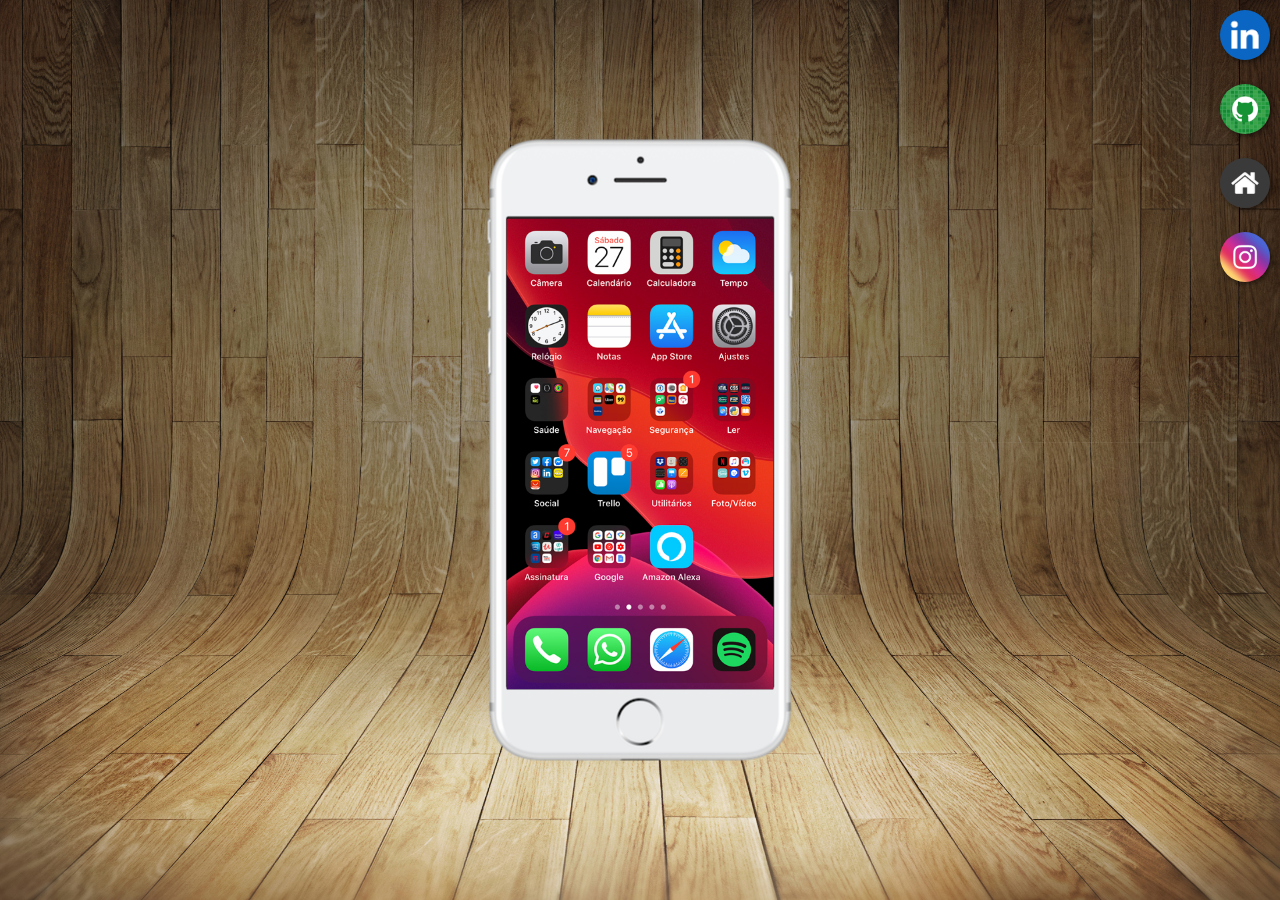
<file: index.html>
<!DOCTYPE html>
<html lang="pt-br">
<head>
    <meta charset="UTF-8">
    <meta name="viewport" content="width=device-width, initial-scale=1.0">
    <link rel="shortcut icon" href="favicon.ico" type="image/x-icon">
    <link rel="stylesheet" href="css/style.css">
    <title>Projeto Redes Sociais</title>
</head>
<body>
    <main>
        <section id="telefone">
            <iframe src="paginas/home.html" frameborder="0" name="tela" id="tela">
                Seu navegador não é compativel com isso!
            </iframe>
        </section>
        <section id="redes">
            <a href="paginas/face.html" target="tela"><img src="imagens/linkdin.png" alt="linkdin"></a><br>

            <a href="paginas/github.html" target="tela"><img src="imagens/logo-github.jpg" alt="GitHub"></a><br>

            <a href="paginas/home.html" target="tela"><img src="imagens/logo-home.jpg" alt="Home"></a><br>

            <a href="paginas/insta.html" target="tela"><img src="imagens/logo-instagram.jpg" alt="Instagram"></a><br>
        </section>
    </main>
</body>
</html>
</file>
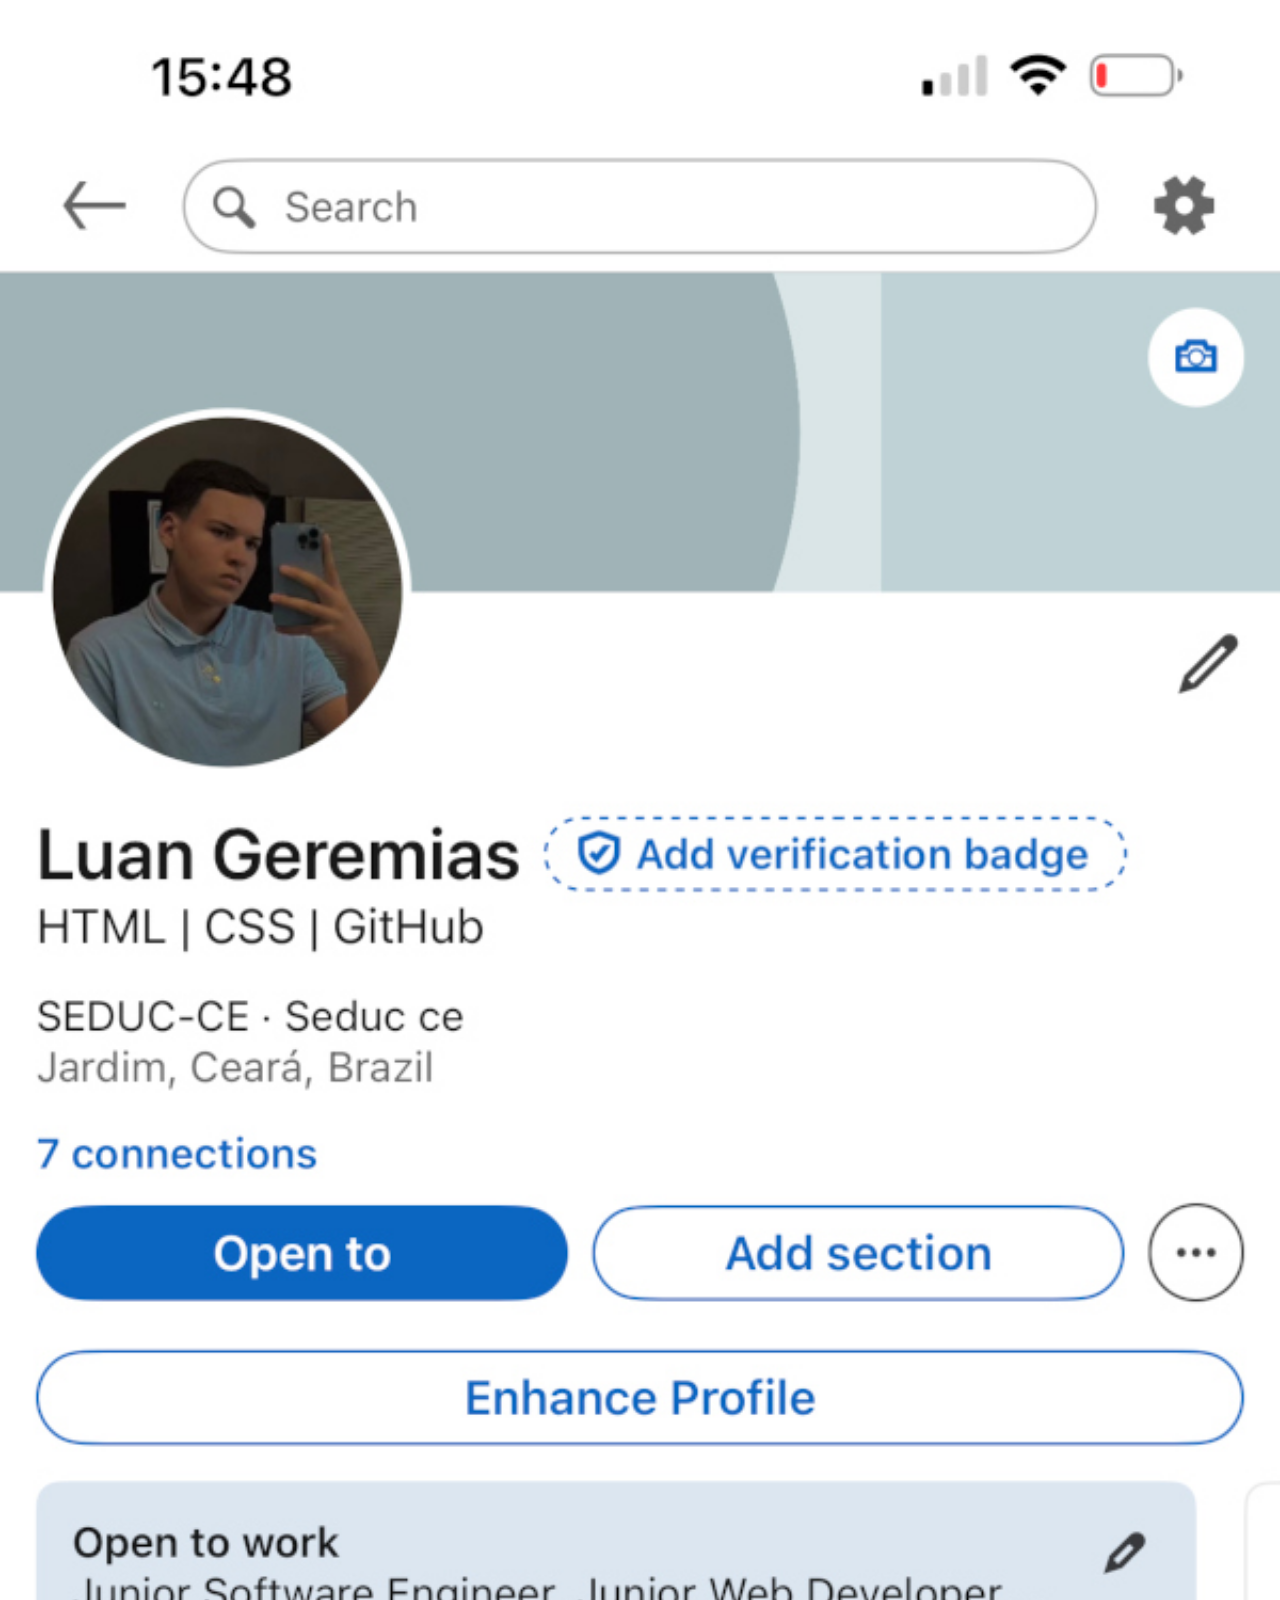
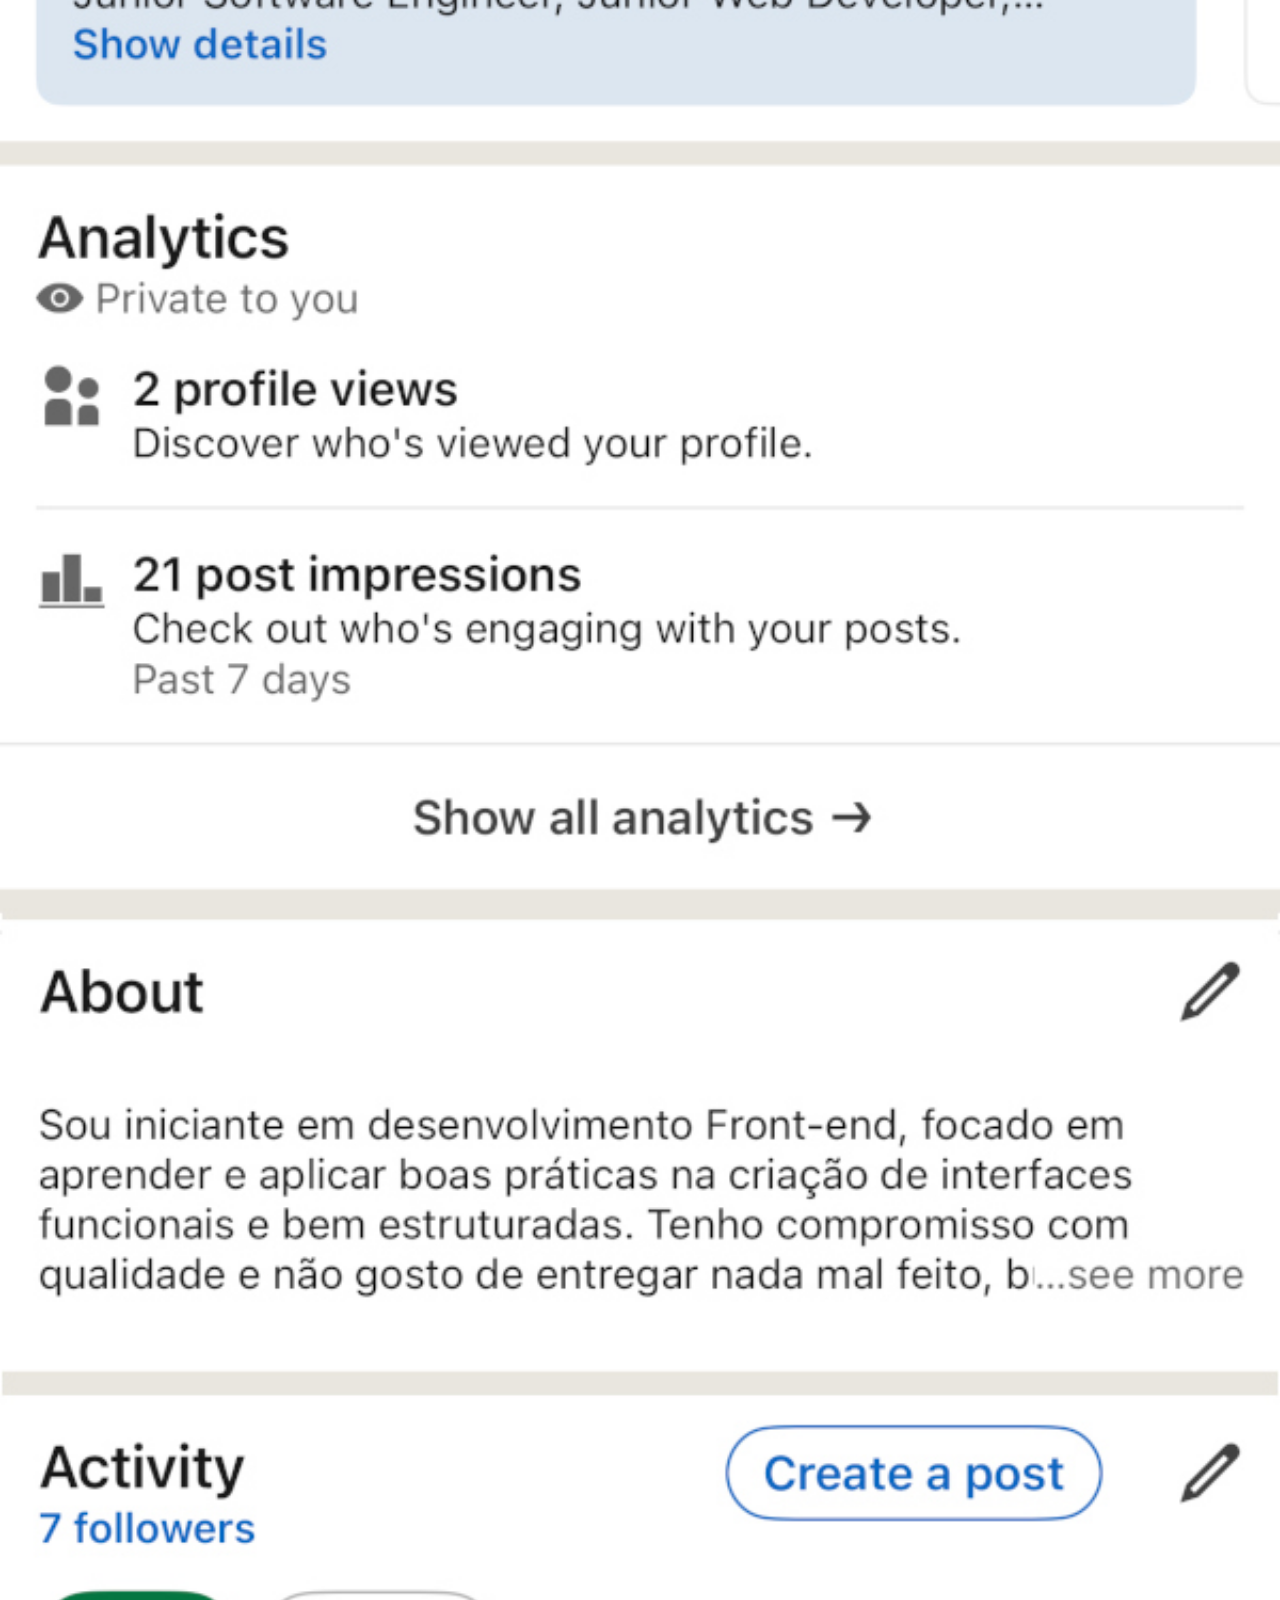
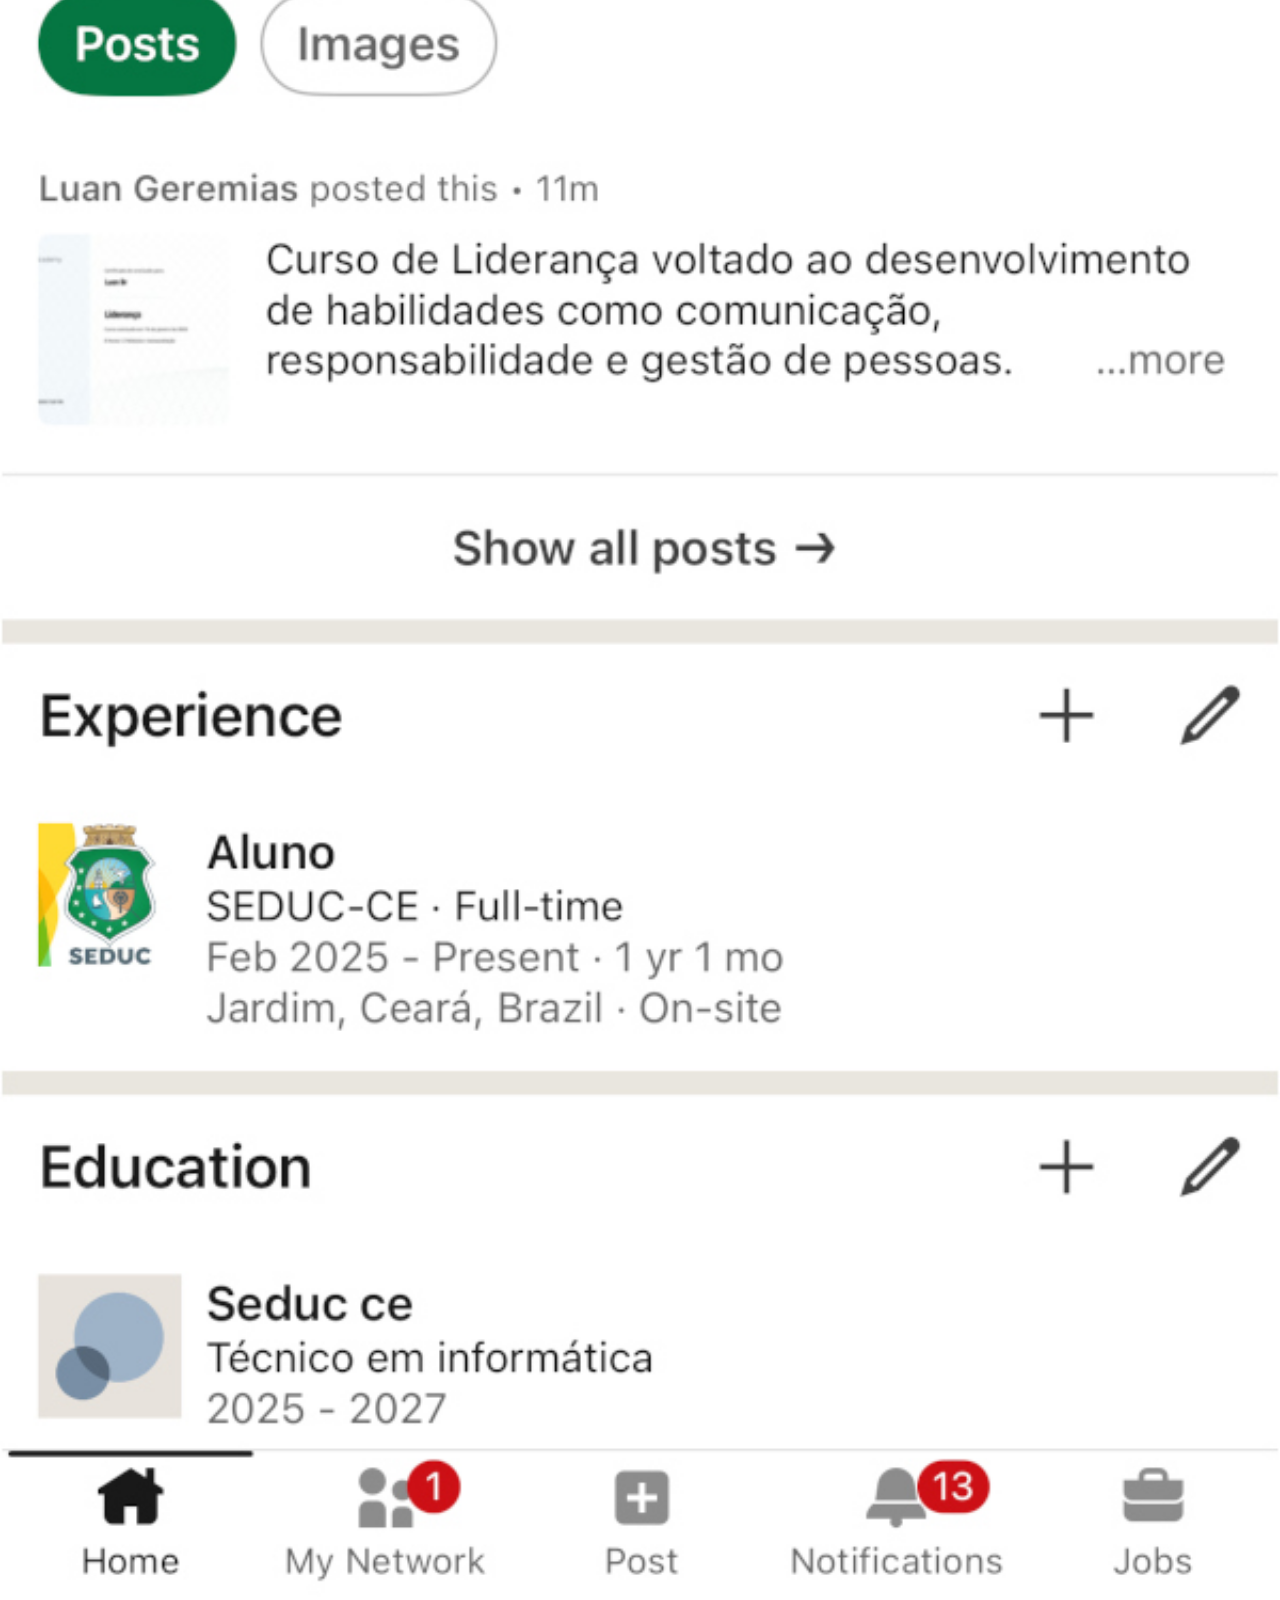
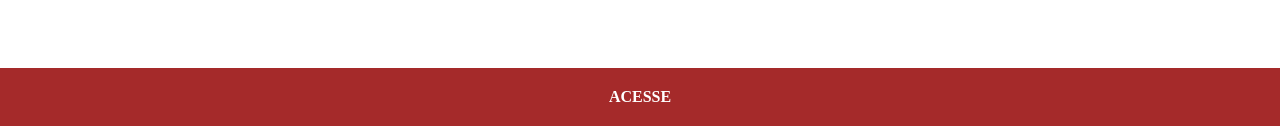
<file: paginas/face.html>
<!DOCTYPE html>
<html lang="pt-br">
<head>
    <meta charset="UTF-8">
    <meta name="viewport" content="width=device-width, initial-scale=1.0">
    <title>Document</title>
    <link rel="stylesheet" href="../css/paginas.css">
</head>
<body>
    <img src="../imagens/tela-linkdin.jpg" alt="Linkdin">
    <a href="https://www.linkedin.com/in/luan-geremias-0a401b387/" target="_blank">ACESSE</a>
</body>
</html>
</file>
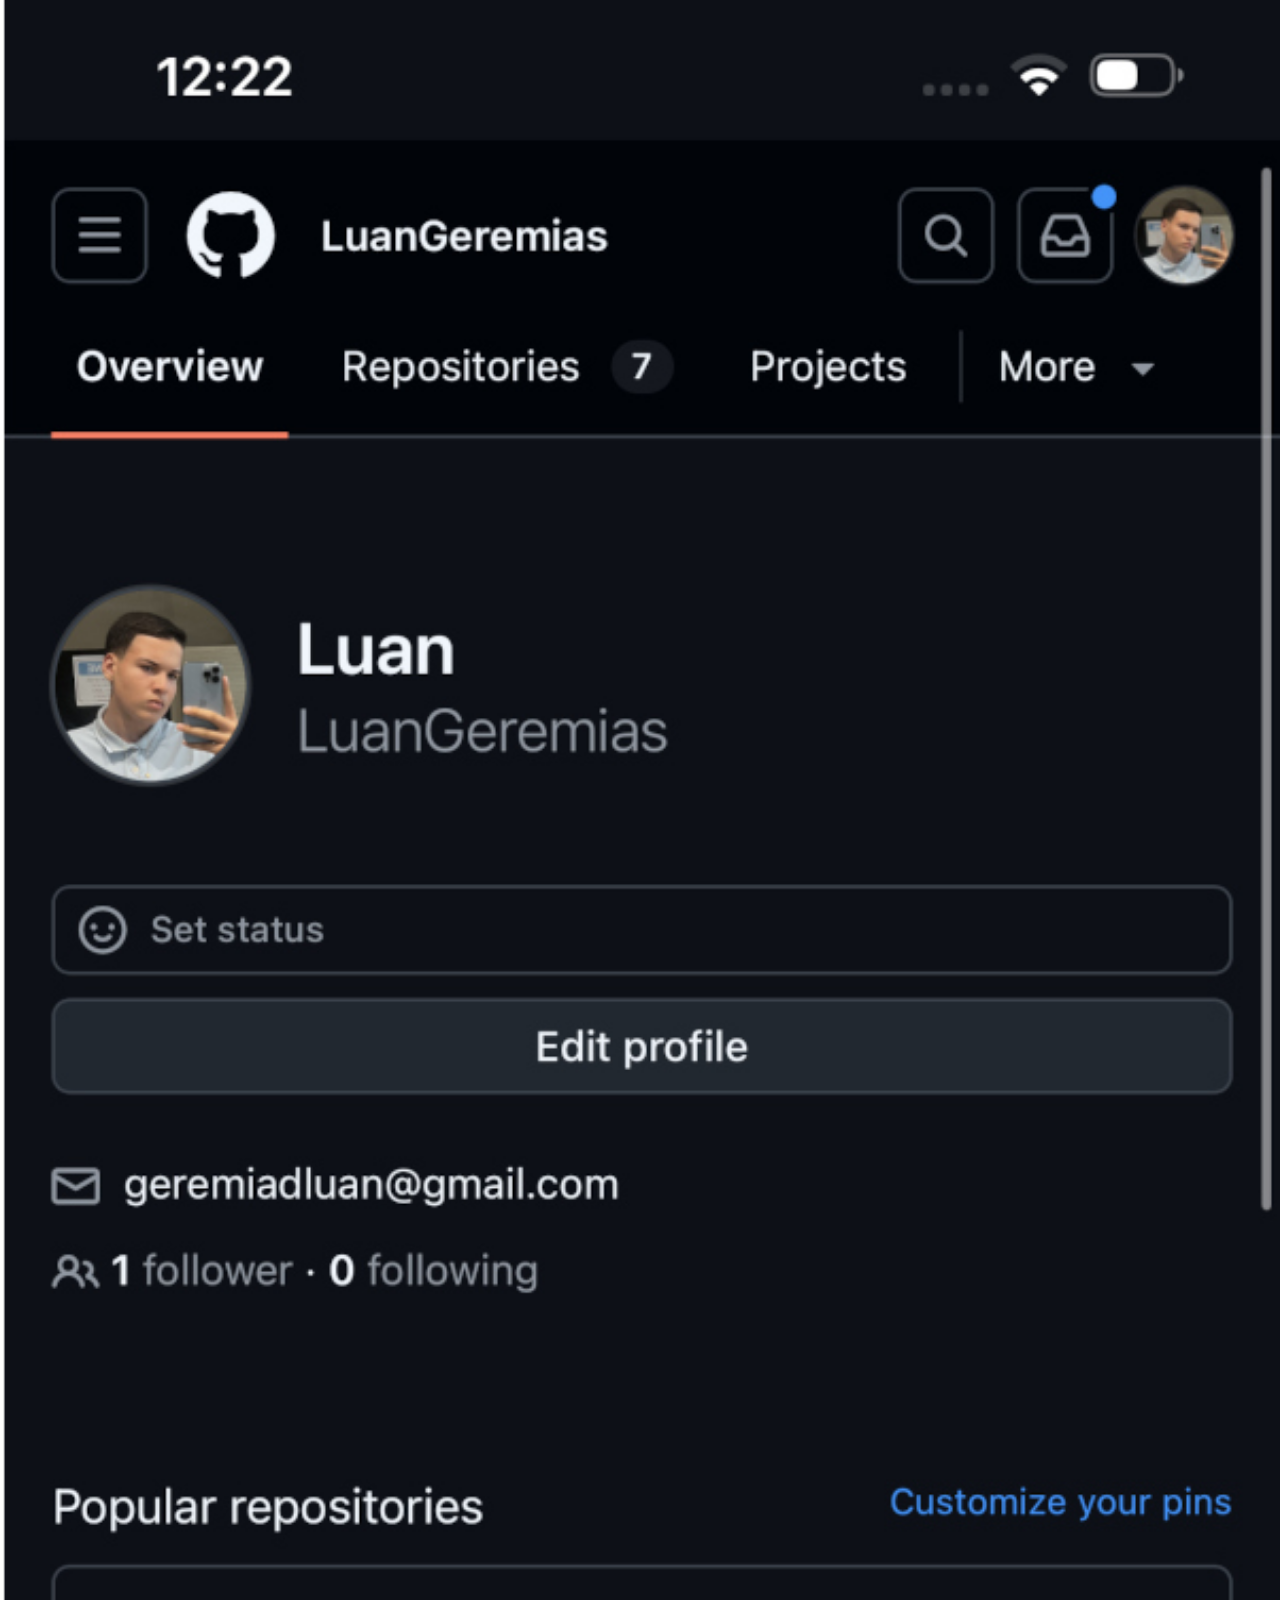
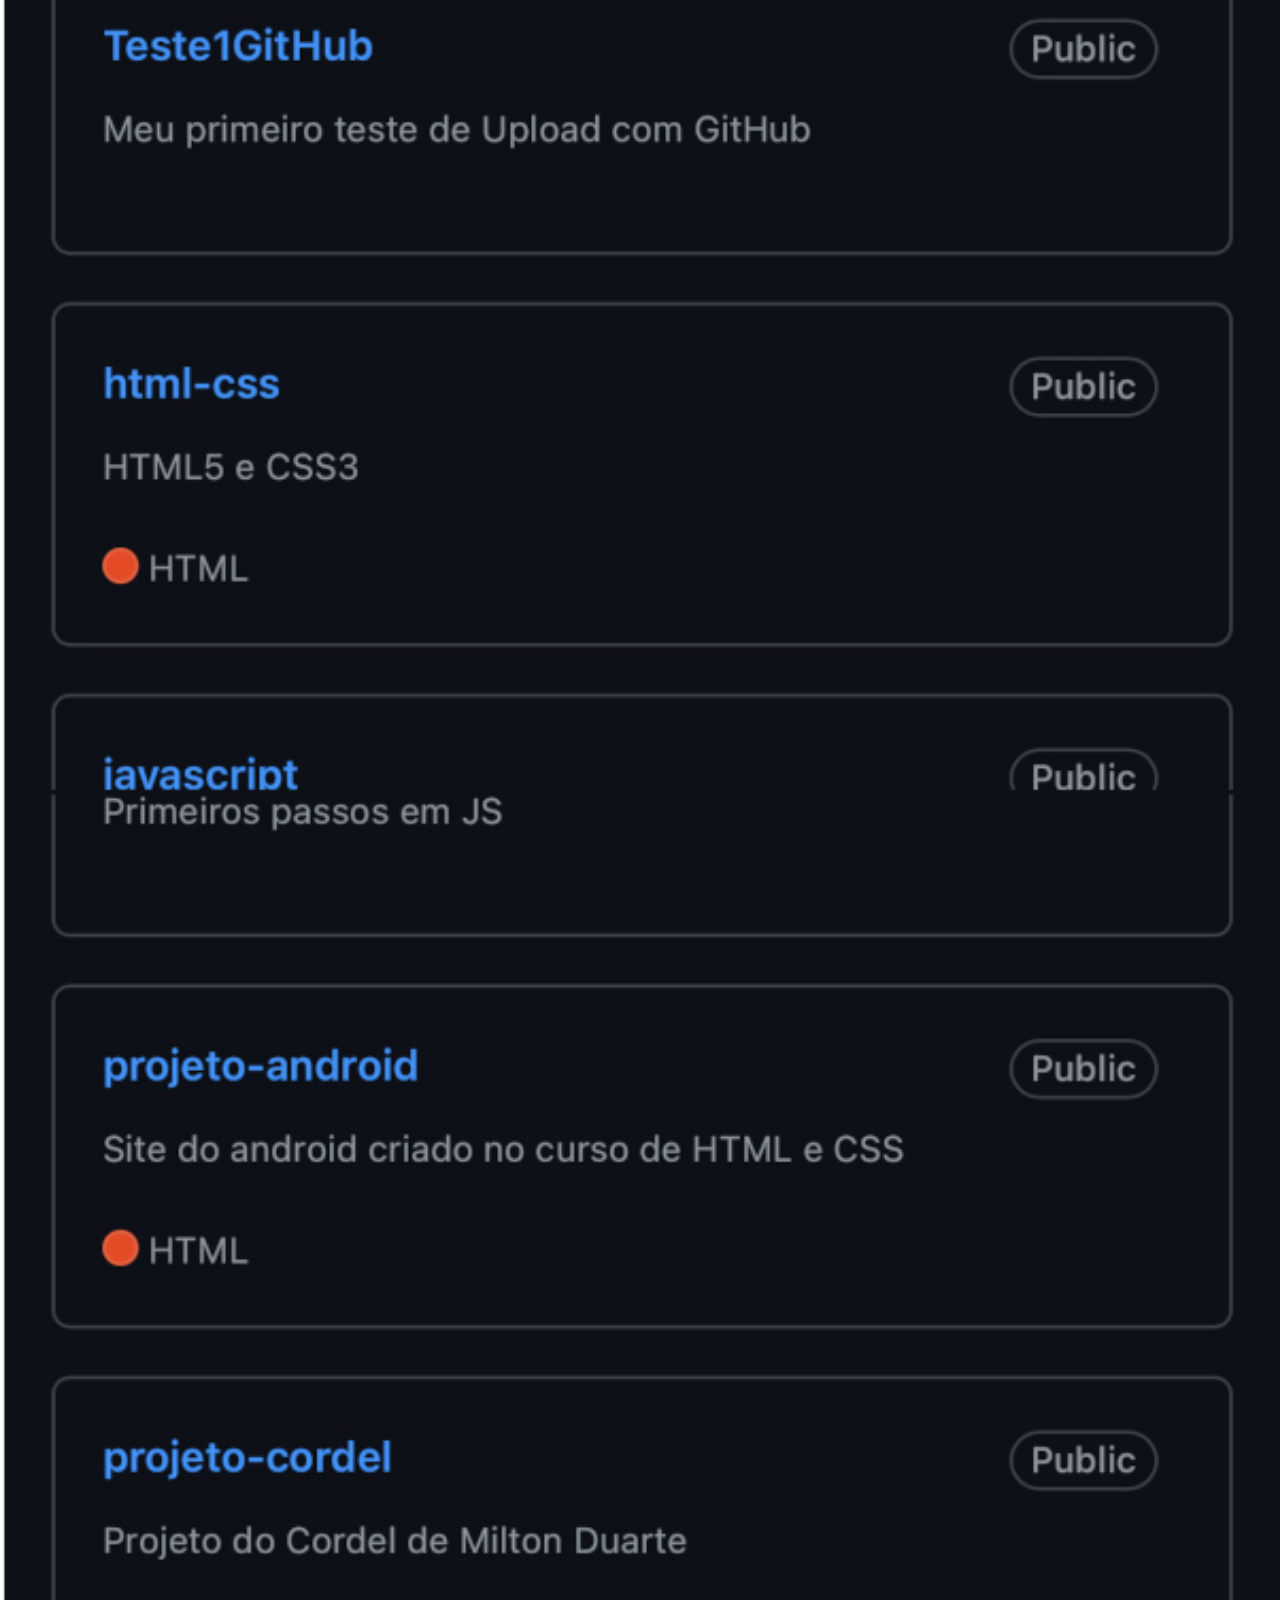
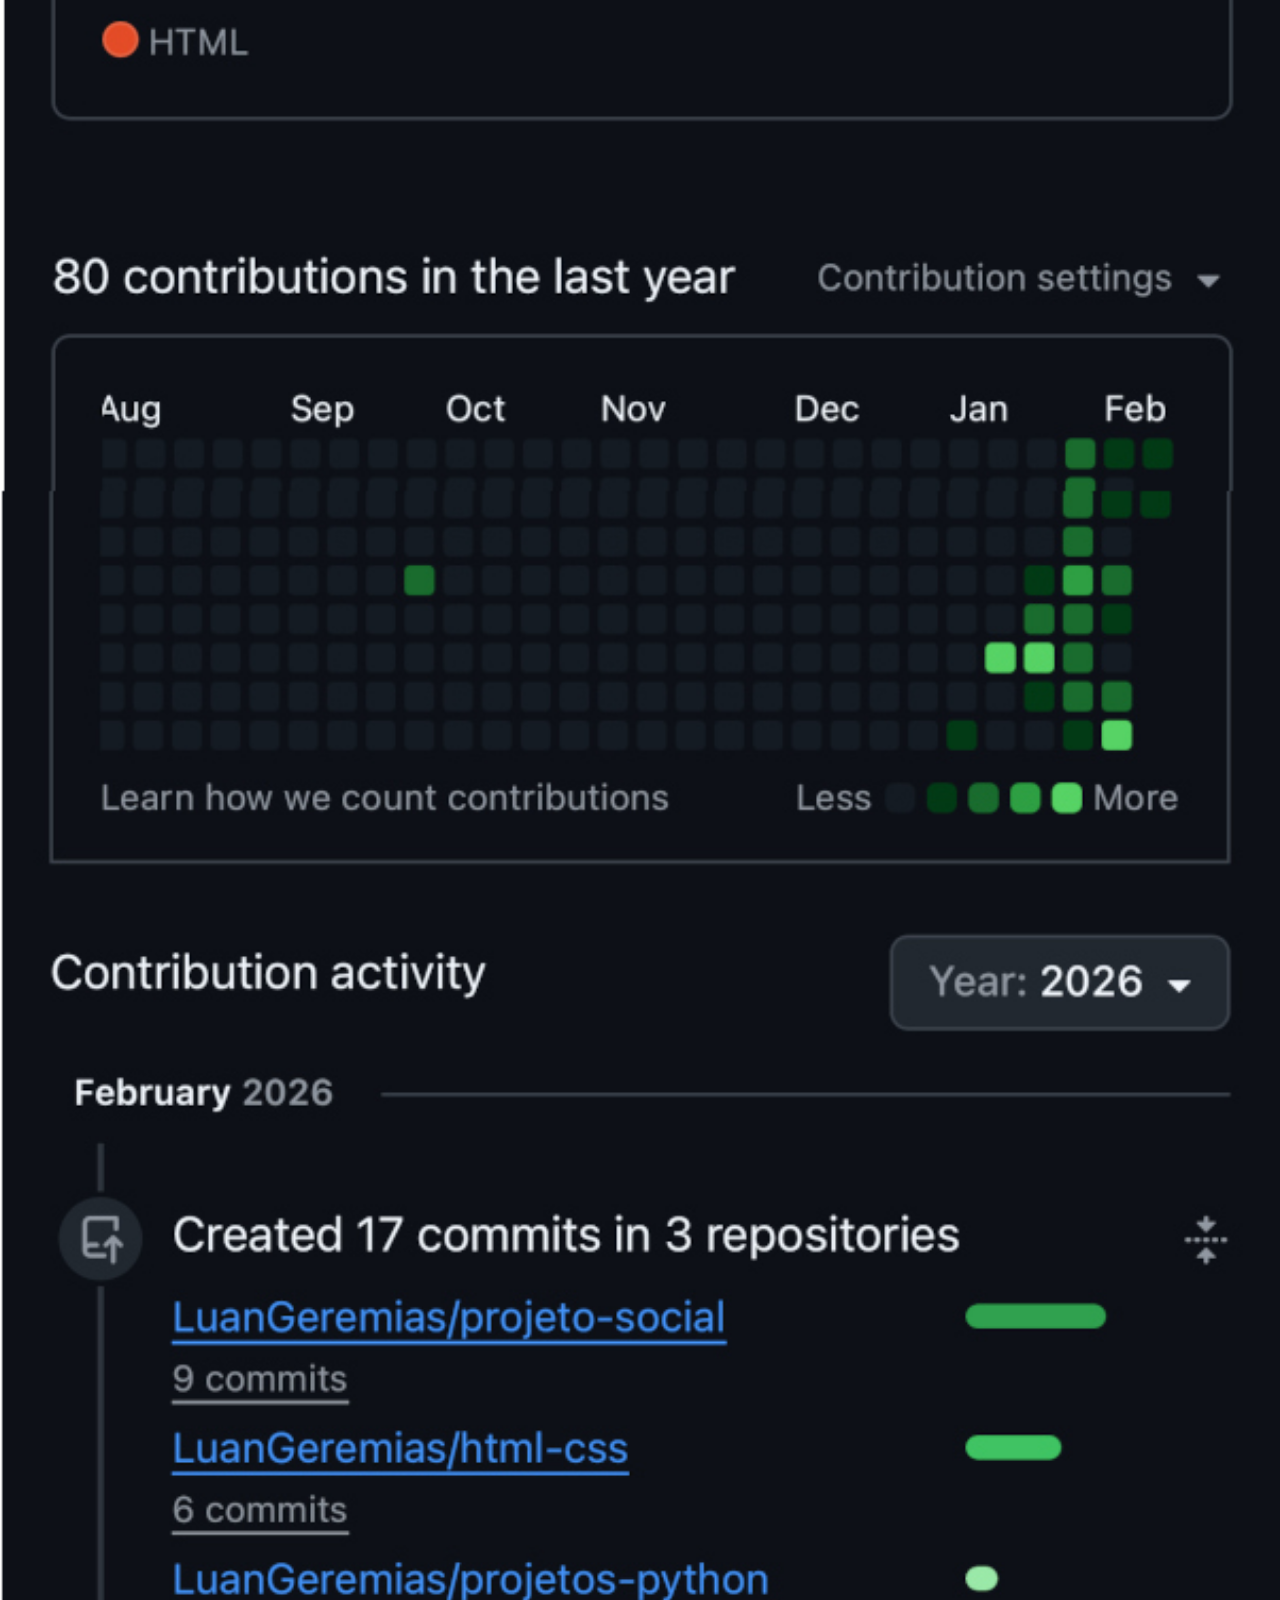
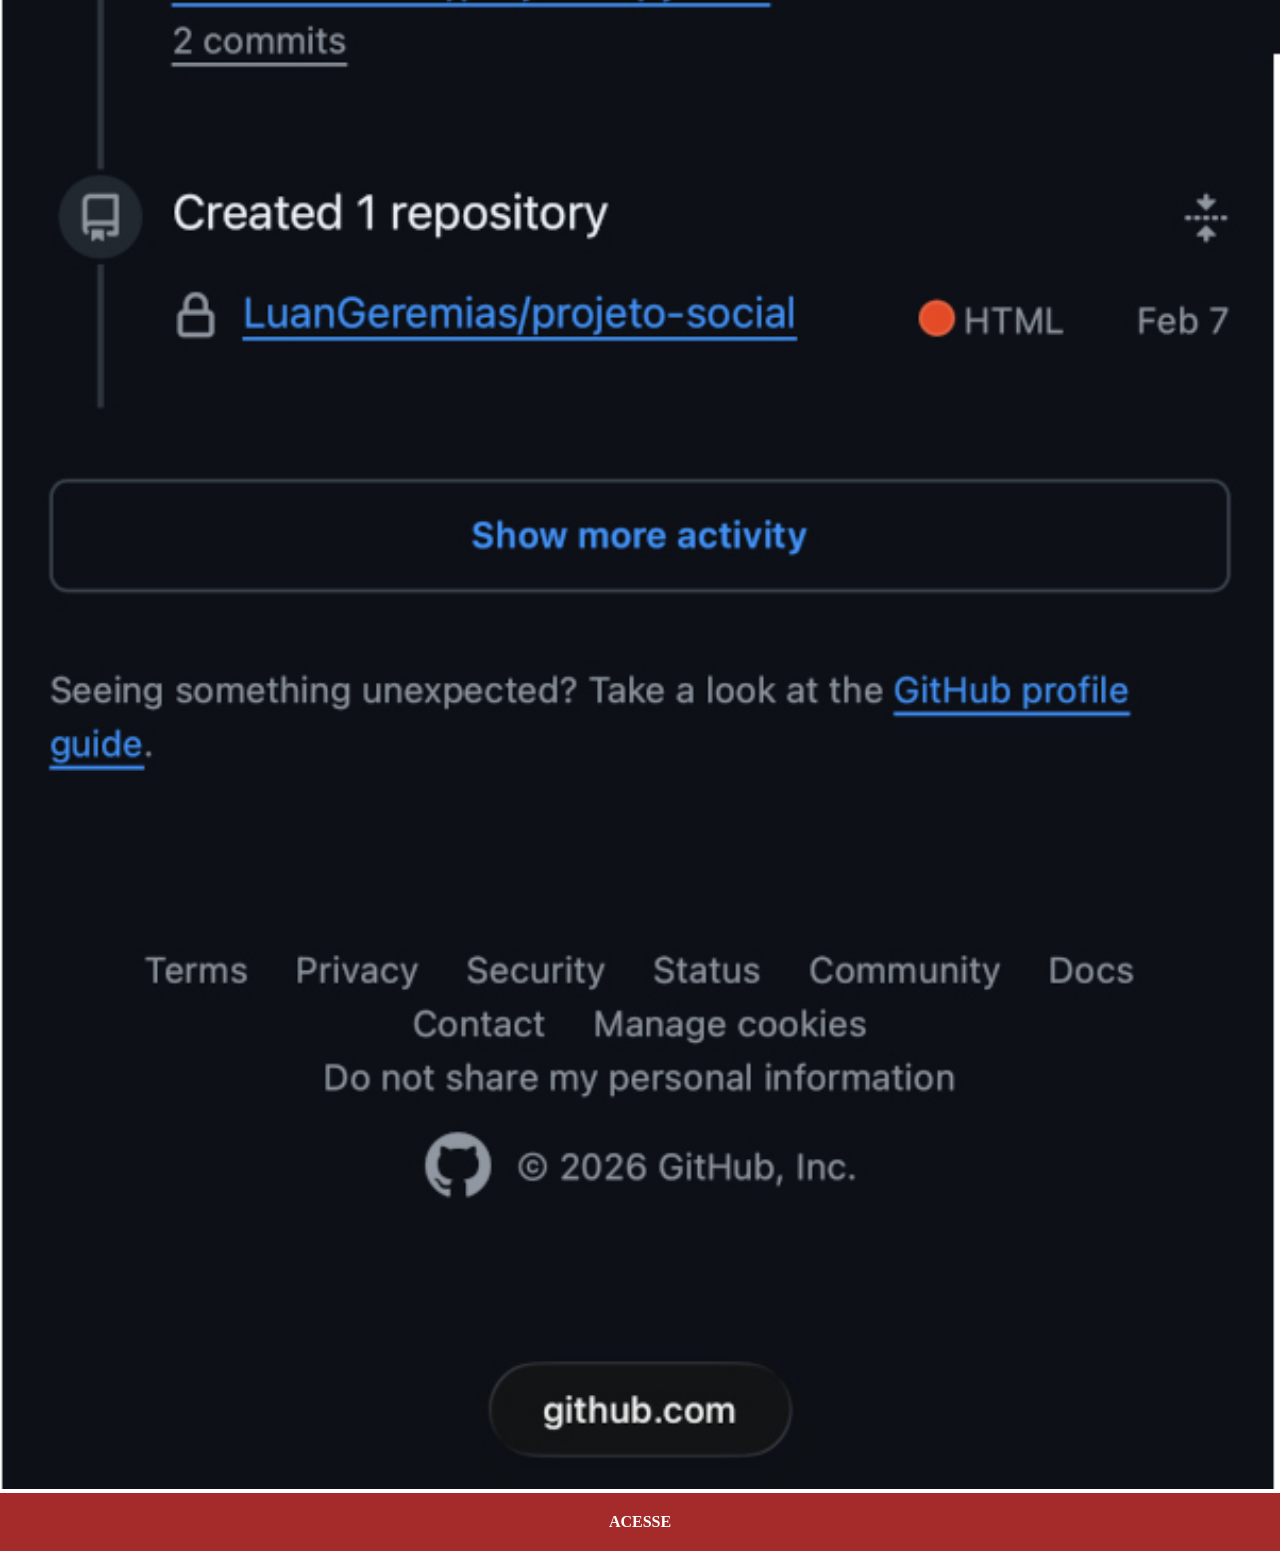
<file: paginas/github.html>
<!DOCTYPE html>
<html lang="pt-br">
<head>
    <meta charset="UTF-8">
    <meta name="viewport" content="width=device-width, initial-scale=1.0">
    <title>Document</title>
    <link rel="stylesheet" href="../css/paginas.css">
</head>
<body>
    <img src="../imagens/tela-github.jpg" alt="GitHub">
    <a href="https://github.com/LuanGeremias" target="_blank">ACESSE</a>
</body>
</html>
</file>
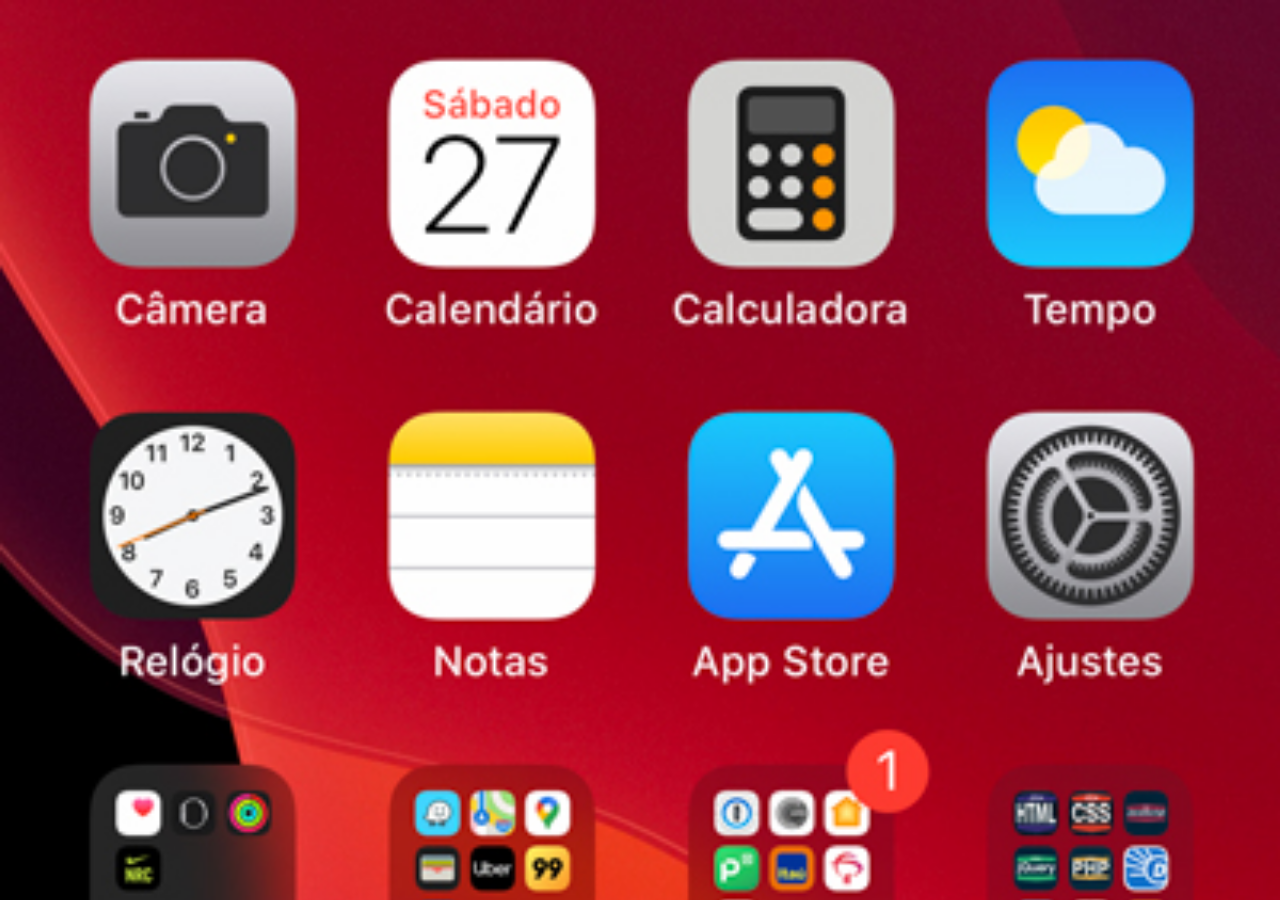
<file: paginas/home.html>
<!DOCTYPE html>
<html lang="pt-br">
<head>
    <meta charset="UTF-8">
    <meta name="viewport" content="width=device-width, initial-scale=1.0">
    <title>home</title>
    <style>
        * {
            margin: 0px;
            padding: 0px;
        }

        body {
            width: 100vw;
            height: 100vh;
            background: black url('../imagens/tela-home.jpg') no-repeat top center;
            background-size: cover ;
        }
    </style>
</head>
<body>
    
</body>
</html>
</file>
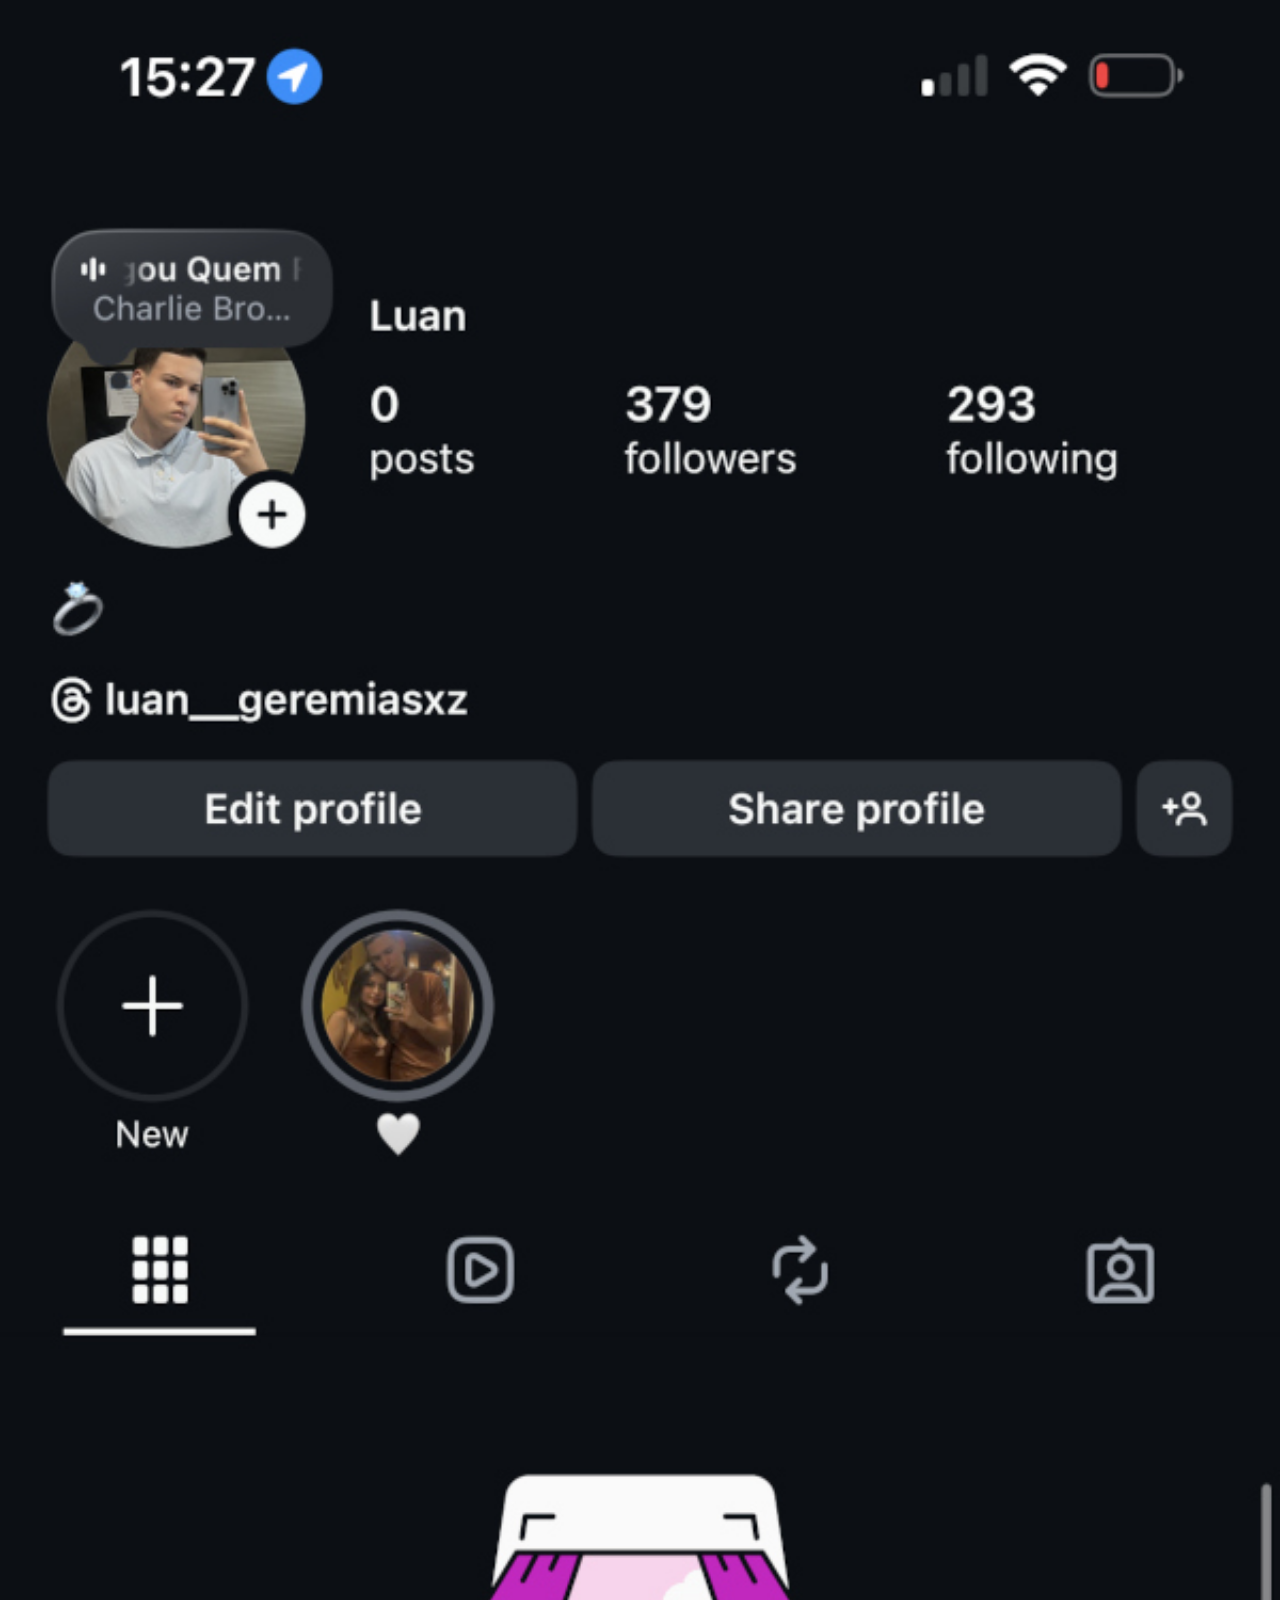
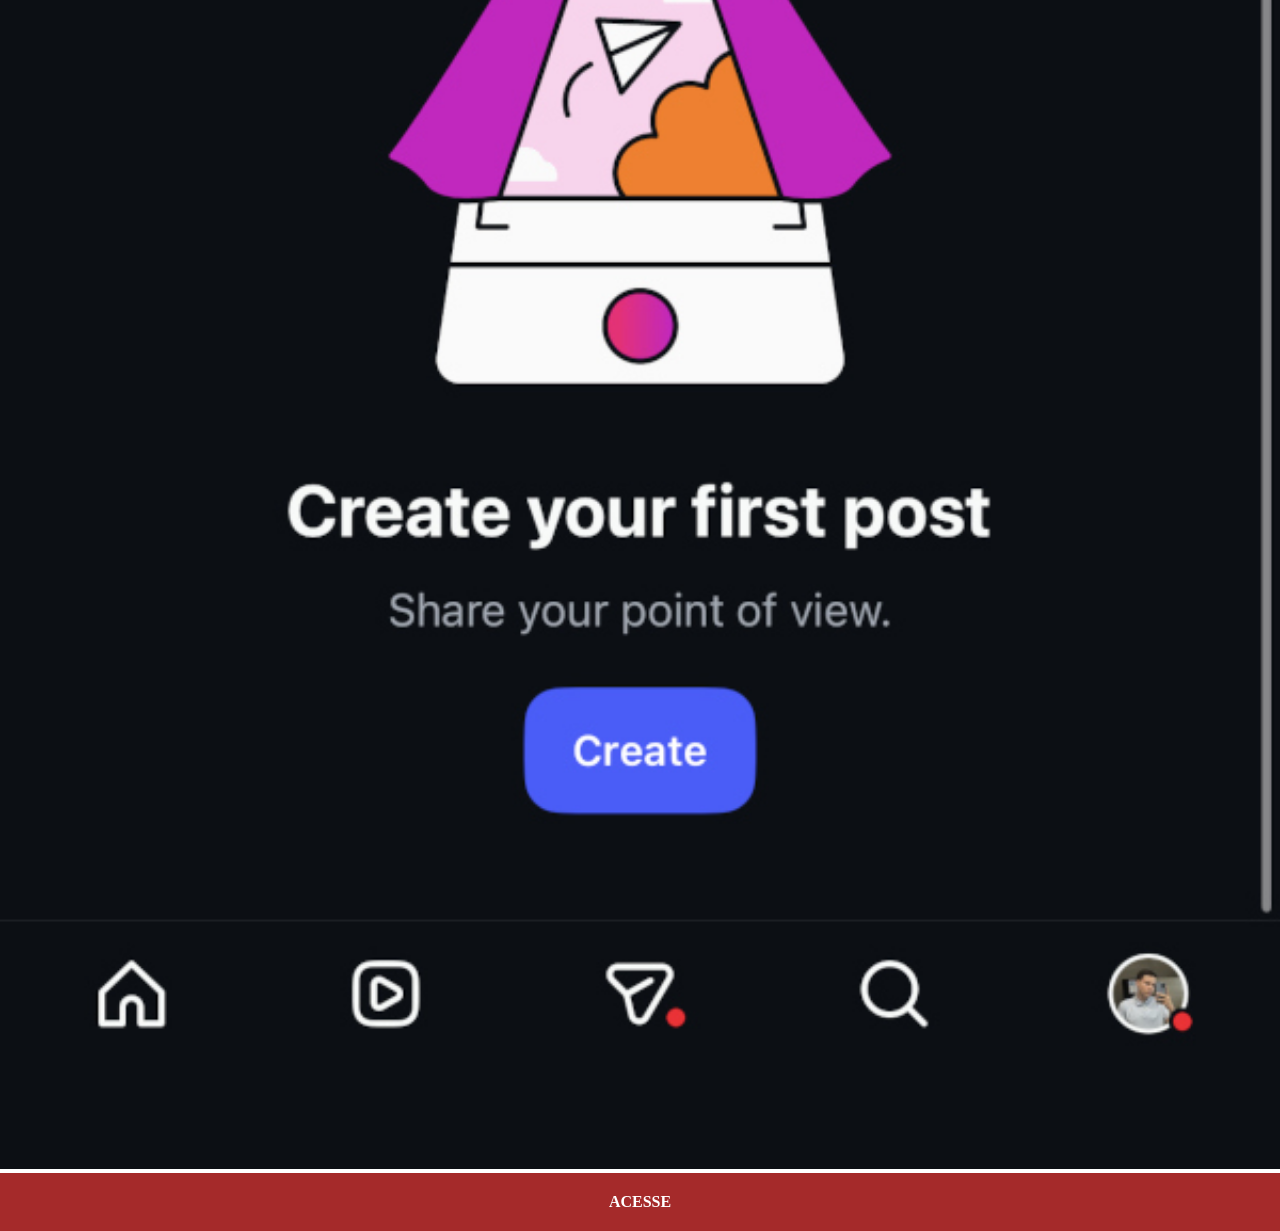
<file: paginas/insta.html>
<!DOCTYPE html>
<html lang="pt-br">
<head>
    <meta charset="UTF-8">
    <meta name="viewport" content="width=device-width, initial-scale=1.0">
    <title>Document</title>
    <link rel="stylesheet" href="../css/paginas.css">
</head>
<body>
    <img src="../imagens/tela-insta.jpg" alt="Instagram">
    <a href="https://www.instagram.com/luan__geremiasxz/" target="_blank">ACESSE</a>
</body>
</html>
</file>
<file: css/style.css>
*{
    margin: 0px;
    padding: 0px;
}

html, body{
    width: 100vw;
    height: 100vh;
}

body{
    background: url('../imagens/fundo-madeira.jpg') no-repeat top center;
    background-size: cover;
    background-attachment: fixed;
}

main {
    height: 100vh;
    position: relative;
}

#telefone {
    position: absolute;
    background: url(../imagens/frame-iphone.png);
    background-repeat: no-repeat;
    height: 627px;
    width: 311px;
    top: 50%;
    left: 50%;
    transform: translate(-50%, -50%);
}

iframe#tela{
    position: relative;
    top: 13%;
    left: 7%;
    width: 267px;
    height: 471px;
}

#redes {
    text-align: right;
}

section#redes img {
    width: 50px;
    margin: 10px;
    border-radius: 50%;
    box-shadow: 2px 2px 5px rgba(0, 0, 0, 0.499);
    box-sizing: border-box;
}

section#redes img:hover{
    border: 2px solid rgba(255, 255, 255, 0.571);
    transform: translate(-2px, -2px);
    box-shadow: 5px 5px 10px rgba(0, 0, 0, 0.497);
    transition: 0.2s;
}
</file>
<file: css/paginas.css>
* {
    margin: 0px;
    padding: 0px;
}

::-webkit-scrollbar {
    width: 0px;
    height: 0px;
}

img {
    width: 100vw;
}

a {
    display: block;
    padding: 20px;
    background-color: brown;
    text-align: center;
    font-weight: bolder;
    text-decoration: none;
    color: white;

}

a:hover {
    background-color: red;
}
</file>
